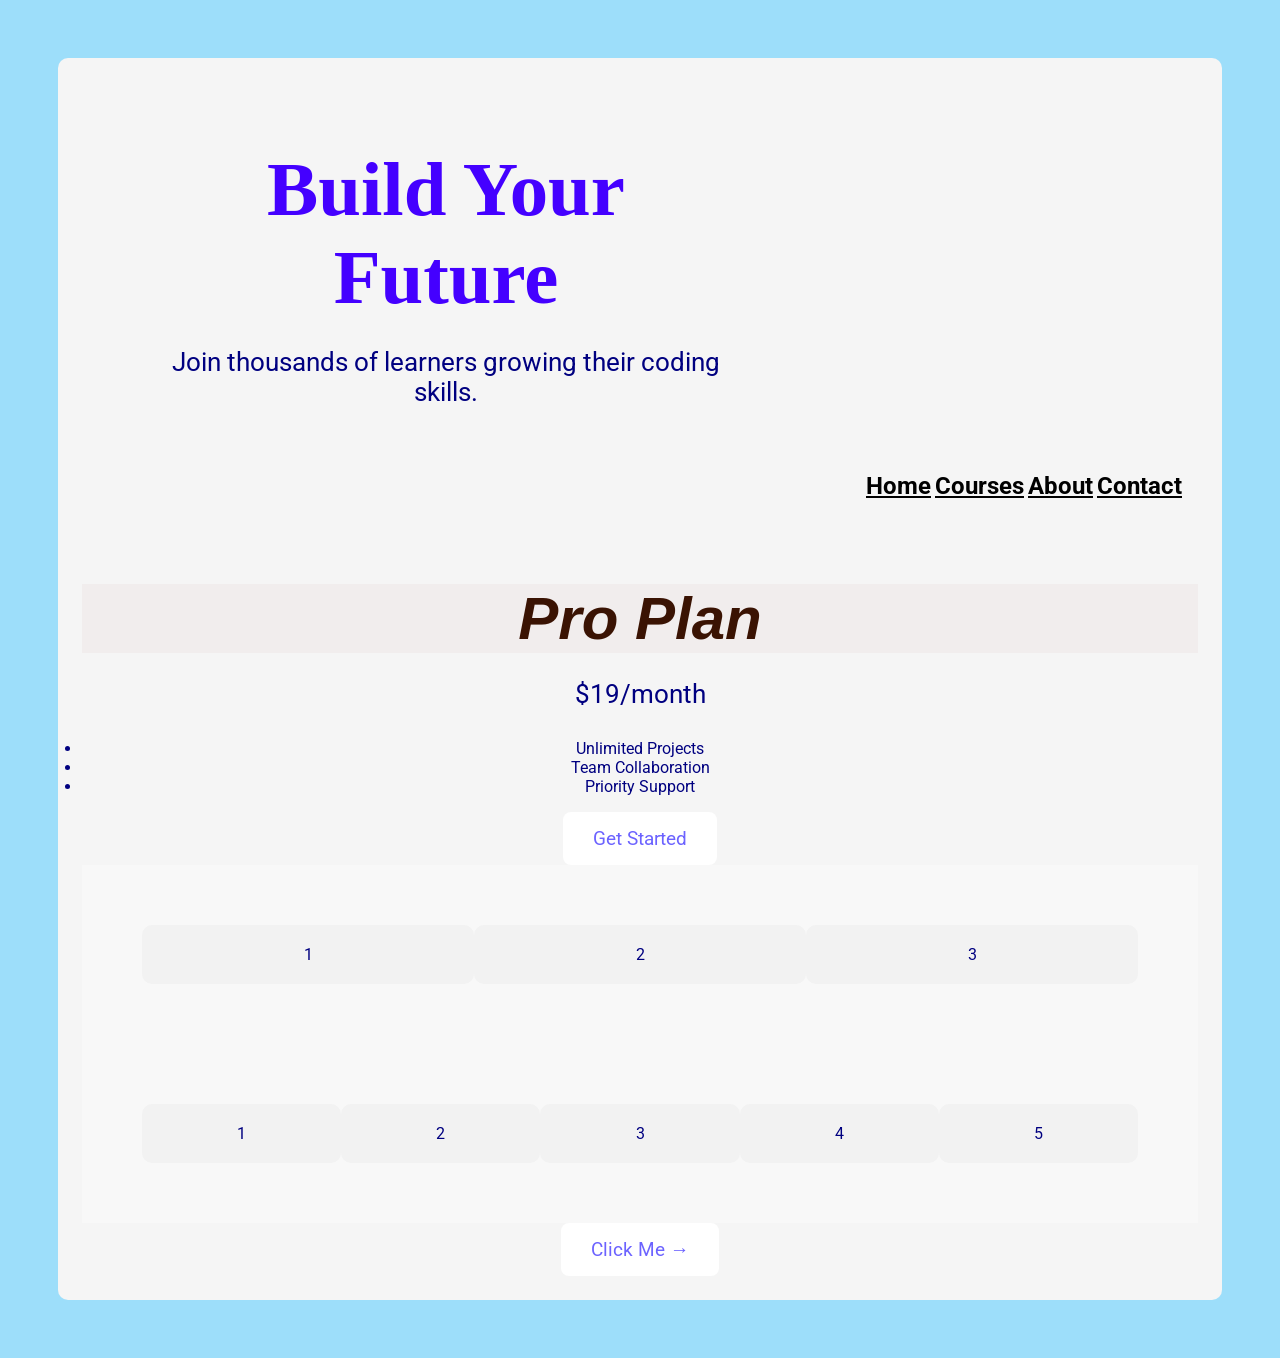
<file: button.html>
<!DOCTYPE html>
<html lang="eh">
    <head> <link rel="stylesheet" href="style.css">
<meta charset="UTF-8">
<meta http-equiv="X-UA-Compatible" content="IE=edge"
<meta name="viewport" content="width=device-width, initial scale 1.0">
<title>Button</title>
   
</head>
    <Body>
      <section class="banner">
  <div class="banner__content">
    <h1>Build Your Future</h1>
    <p>Join thousands of learners growing their coding skills.</p>

  </div>
   
 <nav class="navbar">
  <h1 class="navbar__logo"></h1>
  <div class="navbar__links">
    <a href="#">Home</a>
    <a href="#">Courses</a>
    <a href="#">About</a>
    <a href="#">Contact</a>
  </div></body>
</nav>
 <div class="plan plan--highlighted">    
  <h2 class="plan__title">Pro Plan</h2>
   <p class="plan__price">$19<span>/month</span></p>

   <ul class="plan__features">
    <li class="plan__feature">Unlimited Projects</li>
    <li class="plan__feature">Team Collaboration</li>
    <li class="plan__feature">Priority Support</li>
   </ul>
  
   <button class="plan__button">Get Started</button>
   </div>
   <div class="container">
  <div class="box">1</div>
  <div class="box">2</div>
  <div class="box">3</div>
</div>
<div class="container">
  <div class="box">1</div>
  <div class="box">2</div>
  <div class="box">3</div>
  <div class="box">4</div>
  <div class="box">5</div>
</div>
<button class="cta">Click Me</button>
</html>
</file>
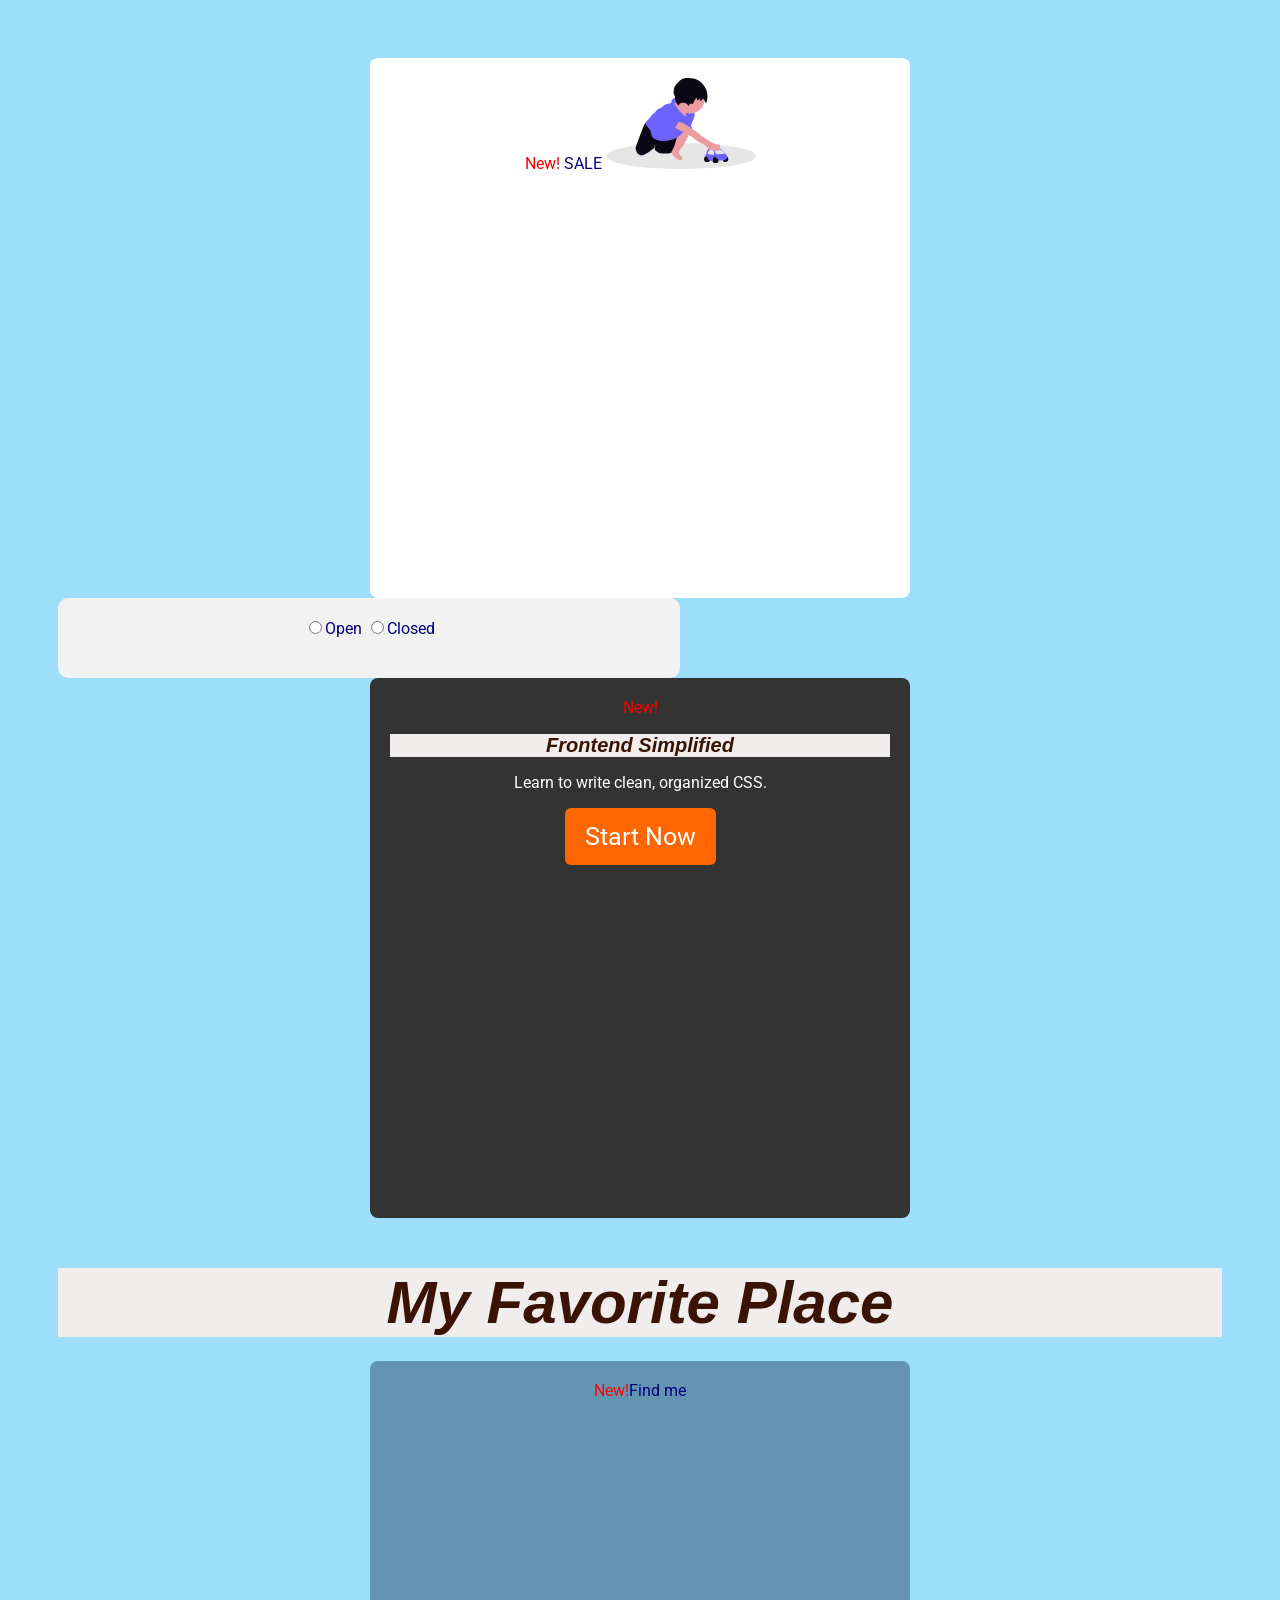
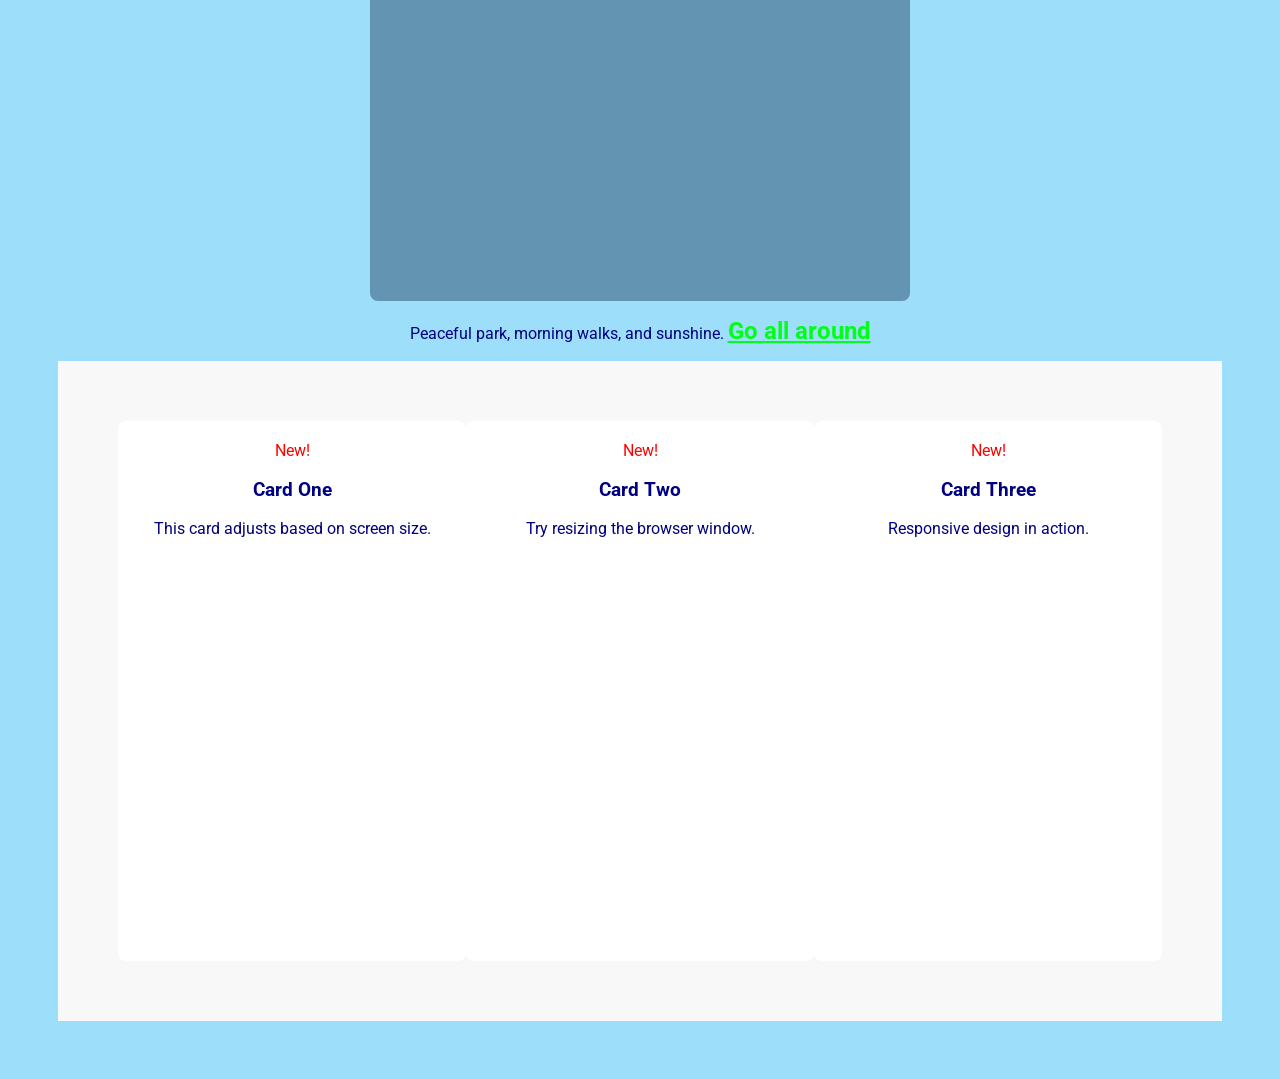
<file: card.html>
<!DOCTYPE html>
<html lang="en">
<head>
<link rel="stylesheet" href="style.css">
<meta charset="UTF-8">
<meta http-equiv="X-UA-Compatible" content="IE=edge">
<meta name="viewport" content="width=device-width, initial-scale=1.0">
<title>Choose One</title>
</head>

<body>

<div class="card">
  
  <span class="badge">SALE</span>
<img src="./assets/undraw_toy-car_on9j.svg" alt="Product">

</div>

<div class="box">
  <input type="radio" name="status"/>Open
  <input type="radio" name="status"/>Closed
</div>

<div class="card card--dark">
  <h2 class="card__title">Frontend Simplified</h2>
  <p class="card__description">Learn to write clean, organized CSS.</p>
  <button class="card__button card__button--large">Start Now</button>
</div>

<div class="card__wrapper">
  <h2>My Favorite Place</h2>
  <div class="card">Find me</div>
  <p>Peaceful park, morning walks, and sunshine. <a href="#">Go all around</a></p>
</div>

<div class="container">
  <div class="card">
    <h3>Card One</h3>
    <p>This card adjusts based on screen size.</p>
  </div>

  <div class="card">
    <h3>Card Two</h3>
    <p>Try resizing the browser window.</p>
  </div>

  <div class="card">
    <h3>Card Three</h3>
    <p>Responsive design in action.</p>
  </div>
</div>

</body>
</html>
</file>
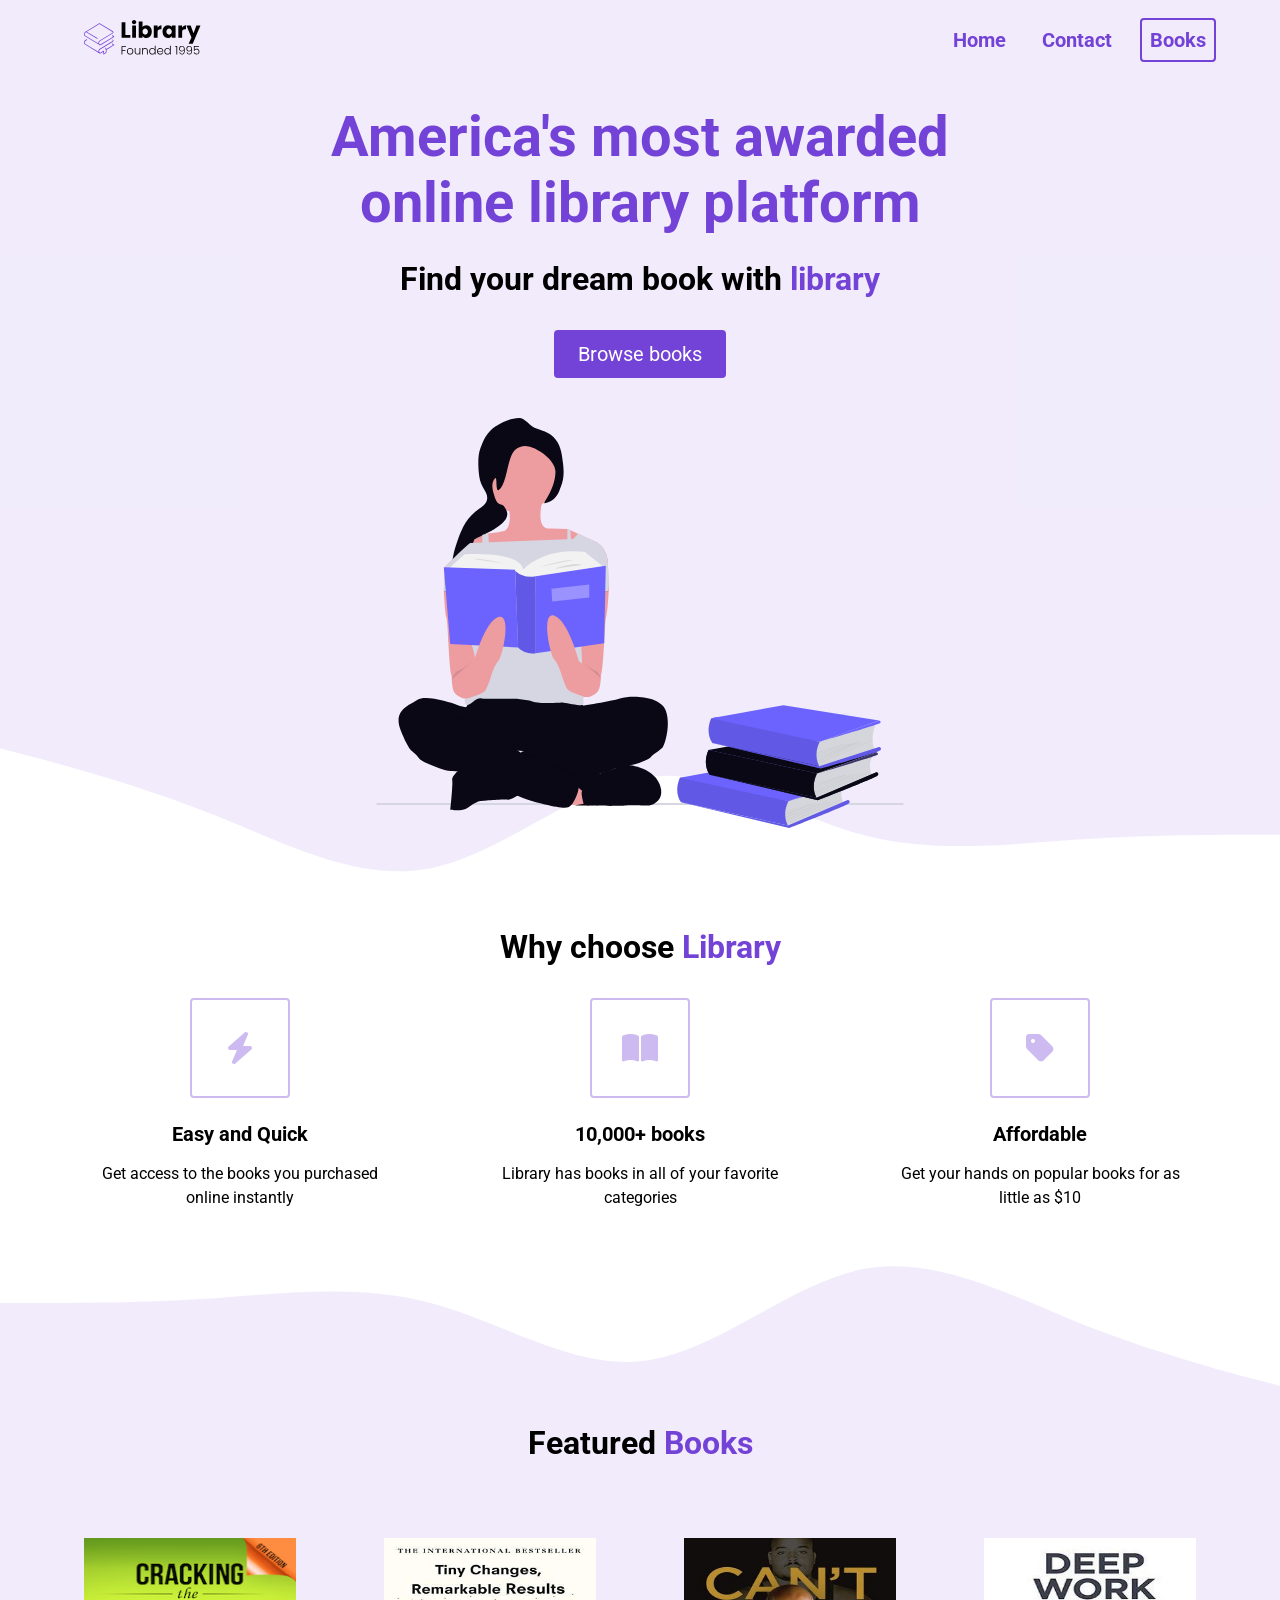
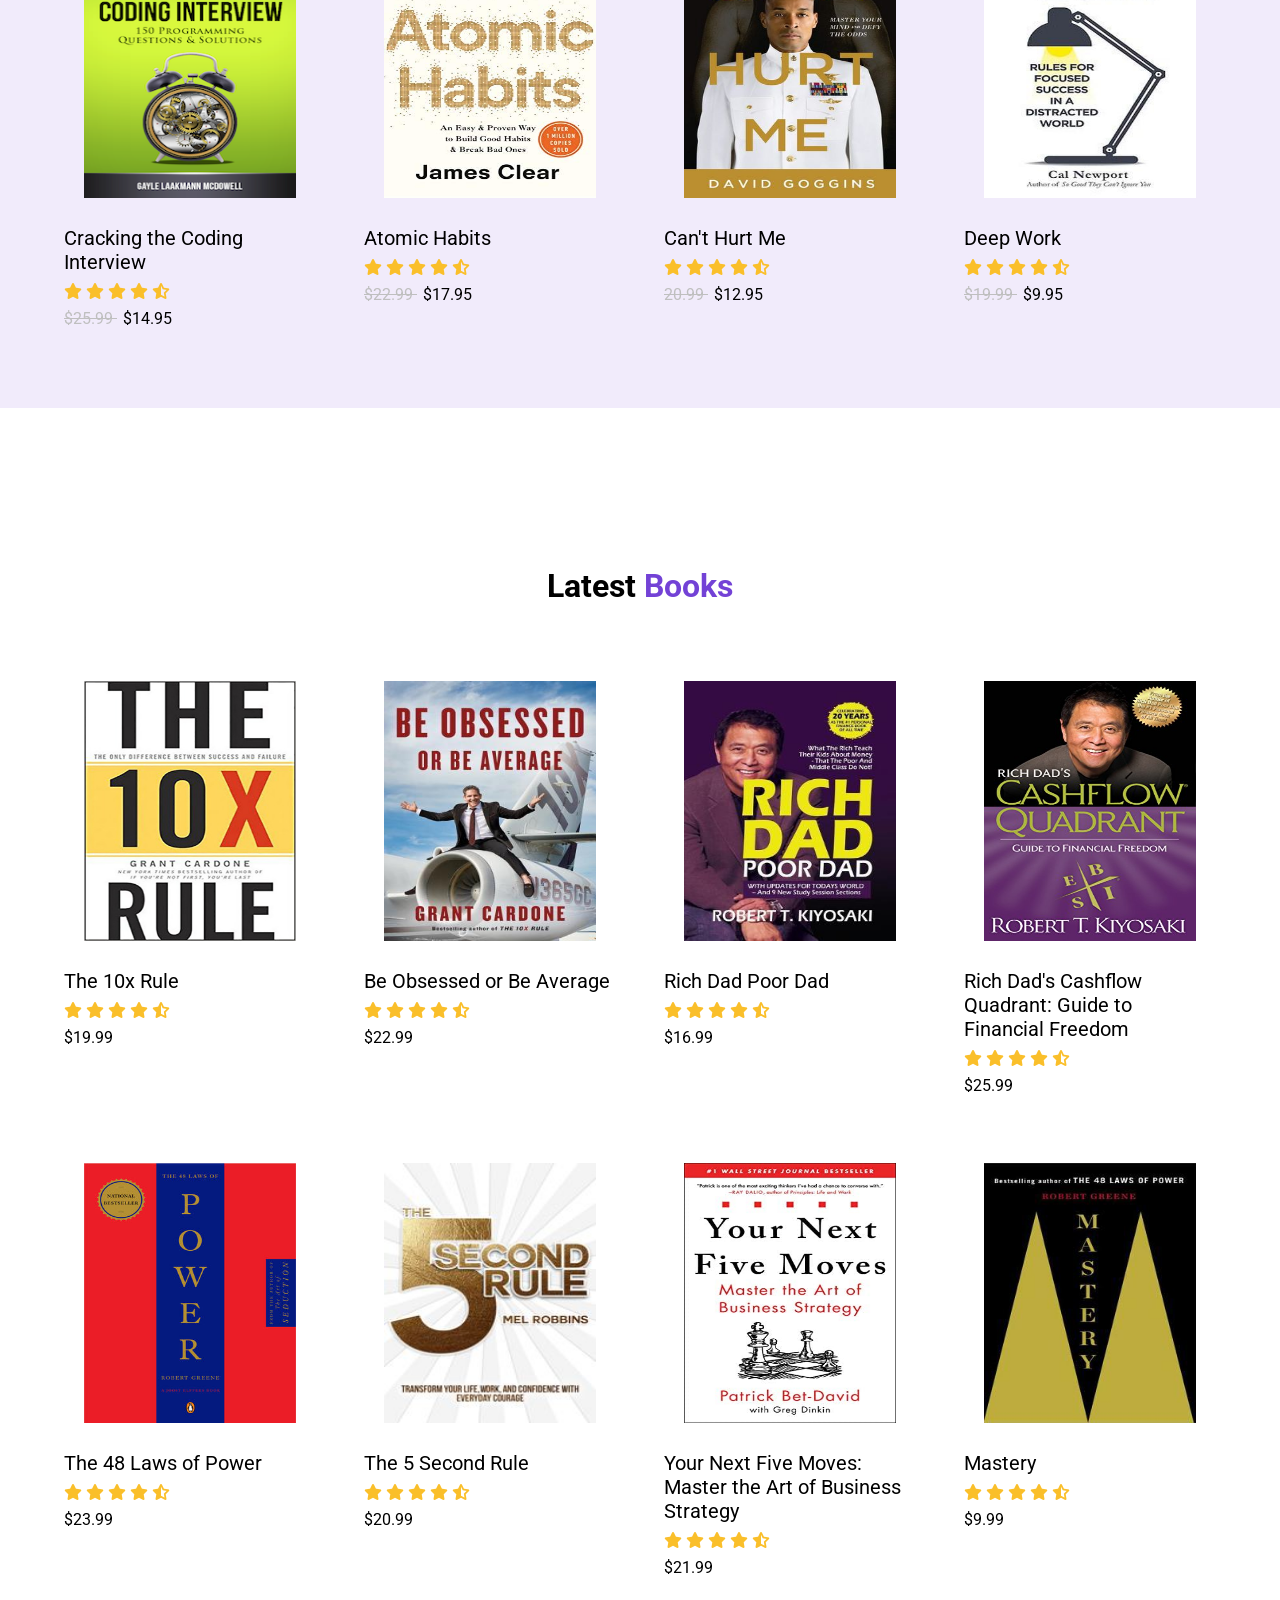
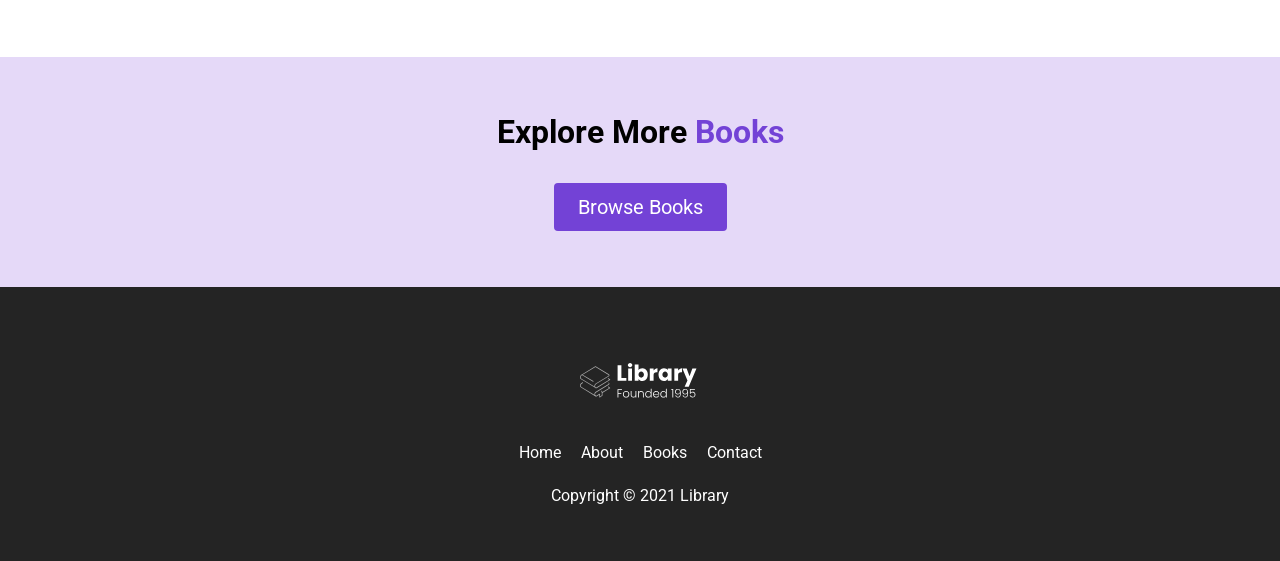
<file: library.html>
<!DOCTYPE html>
<html lang="en">
<head>
    <meta charset="UTF-8">
    <meta name="viewport" content="width=device-width, initial-scale=1.0">
    <title>Library</title>
    <link rel="stylesheet" href="books.css">
    <link rel="stylesheet" href="https://cdnjs.cloudflare.com/ajax/libs/font-awesome/6.5.0/css/all.min.css">
<script src="books.js"></script>
</head>
<body>
    <section id="landing">
        <nav>
            <div class="nav__container">
<img class="logo" src="./assets/Library.svg" alt="library">
<ul class="nav__links">
    <li>
      <a href="#" class="nav__link">Home</a>  
      <a href="#" class="nav__link">Contact</a>
      <a href="#" class="nav__link nav__link--primary">Books</a>
    </li>
</ul>
  <button class="btn__menu" onclick="openMenu()">
    <i class="fas fa-bars"></i>
  </button>
  <div class="menu__backdrop">
    <button class="btn__menu btn__menu--close" onclick="closeMenu( )">
<i class="fas fa-times"></i></button>
<ul class="menu__links">
        <li class="menu__list">
        <a href="#" class="menu__link"onclick="closeMenu( )">Home</a>
    </li>
    <li class="menu__list">
        <a href="#features" class="menu__link"onclick="closeMenu( )">Books</a>
    </li>
    <li class="menu__list">
        <a class="menu__link" no cursor onclick="closeMenu( )">Contact</a>
    </li>
</ul>
    </button>
  </div>  </div>

        </nav>
        <header>
<div class="header__container">
    <div class="header__description">
        <h1>America's most awarded online library platform</h1>
        <h2>Find your dream book with <span class="purple">library</span></h2>
<a href="#features"><button class="btn">Browse books</button></a>
    </div>
<figure class="header__img--wrapper">
    <img src="./assets/undraw_book-lover_m9n3.svg" alt="">
</figure>
</div>
        </header>
    </section>
    <main>
        <section id="highlights">
<div class="container">
    <div class="row">
        <h2 class="section__title">
            Why choose <span class="purple">Library</span>
        </h2>
        <div class="highlight__wrapper">
            <div class="highlight">
                <div class="highlight__img">
                    <i class="fa-solid fa-bolt"></i>
                </div>
                <h3 class="highlight__subtitle">Easy and Quick</h3>
                <p class="highlight__para">Get access to the books you purchased online instantly</p>
            </div>
            <div class="highlight">
                <div class="highlight__img">
                    <i class="fa-solid fa-book-open"></i>
                </div>
                <h3 class="highlight__subtitle">10,000+ books </h3>
                <p class="highlight__para">Library has books in all of your favorite categories </p>
            </div>
            <div class="highlight">
                <div class="highlight__img">
                   <i class="fa-solid fa-tag"></i>
                </div>
                <h3 class="highlight__subtitle">Affordable </h3>
                <p class="highlight__para">Get your hands on popular books for as little as $10</p>
        </div>
            </div>
    </div>
</div>
        </section>
 <section id="features">
<div class="container">
    <div class="row">  
        <h2 class="section__title">
            Featured <span class="purple">Books</span>
        </h2> 
        <div class="books">
            <div class="book">
                <figure class="book__img--wrapper">
                    <img class="book__img" src="./assets/crack the coding interview.png" alt="">
                </figure>
                <div class="book__title">
                    Cracking the Coding Interview
                </div>
                <div class="book__ratings">
                    <i class="fas fa-star"></i>
                     <i class="fas fa-star"></i>
                      <i class="fas fa-star"></i>
                       <i class="fas fa-star"></i>
                        <i class="fas fa-star-half-alt"></i>
                </div>
                <div class="book__price">
                    <span class="book__price--normal">$25.99 </span>$14.95
                </div>
            </div>
             <div class="book">
                <figure class="book__img--wrapper">
                    <img class="book__img" src="./assets/atomic habits.jpg" alt="">
                </figure>
                <div class="book__title">
            Atomic Habits
                </div>
                <div class="book__ratings">
                    <i class="fas fa-star"></i>
                     <i class="fas fa-star"></i>
                      <i class="fas fa-star"></i>
                       <i class="fas fa-star"></i>
                        <i class="fas fa-star-half-alt"></i>
                </div>
                <div class="book__price">
                    <span class="book__price--normal">$22.99 </span>$17.95
                </div>
            </div>
             <div class="book">
                <figure class="book__img--wrapper">
                    <img class="book__img" src="./assets/david goggins.jpeg" alt="">
                </figure>
                <div class="book__title">
                    Can't Hurt Me
                </div>
                <div class="book__ratings">
                    <i class="fas fa-star"></i>
                     <i class="fas fa-star"></i>
                      <i class="fas fa-star"></i>
                       <i class="fas fa-star"></i>
                        <i class="fas fa-star-half-alt"></i>
                </div>
                <div class="book__price">
                    <span class="book__price--normal">20.99 </span>$12.95
                </div>
            </div>
             <div class="book">
                <figure class="book__img--wrapper">
                    <img class="book__img" src="./assets/deep work.jpeg" alt="">
                </figure>
                <div class="book__title">
                    Deep Work
                </div>
                <div class="book__ratings">
                    <i class="fas fa-star"></i>
                     <i class="fas fa-star"></i>
                      <i class="fas fa-star"></i>
                       <i class="fas fa-star"></i>
                        <i class="fas fa-star-half-alt"></i>
                </div>
                <div class="book__price">
                    <span class="book__price--normal">$19.99 </span>$9.95
                </div>
            </div>
        </div>
    </div>
</div>
<section id="recent">
<div class="container">
    <div class="row">
        <h2 class="section__title">
Latest <span class="purple"> Books</span>
        </h2>
         <div class="books">
         <div class="book">
                <figure class="book__img--wrapper">
                    <img class="book__img" src="./assets/book-1.jpeg"></i>
                </figure>
                <div class="book__title">
                    The 10x Rule
                </div>
                <div class="book__ratings">
                    <i class="fas fa-star"></i>
                     <i class="fas fa-star"></i>
                      <i class="fas fa-star"></i>
                       <i class="fas fa-star"></i>
                        <i class="fas fa-star-half-alt"></i>
                </div>
                <div class="book__price">
                $19.99 
                </div>
            </div>
         <div class="book">
                <figure class="book__img--wrapper">
                    <img class="book__img" src="./assets/book-2.jpeg">
                </figure>
                <div class="book__title">
                    Be Obsessed or Be Average
                </div>
                <div class="book__ratings">
                    <i class="fas fa-star"></i>
                     <i class="fas fa-star"></i>
                      <i class="fas fa-star"></i>
                       <i class="fas fa-star"></i>
                        <i class="fas fa-star-half-alt"></i>
                </div>
                <div class="book__price">
                $22.99 
                </div>
            </div>
         <div class="book">
                <figure class="book__img--wrapper">
                    <img class="book__img" src="./assets/book-3.jpeg"></i>
                </figure>
                <div class="book__title">
                    Rich Dad Poor Dad
                </div>
                <div class="book__ratings">
                    <i class="fas fa-star"></i>
                     <i class="fas fa-star"></i>
                      <i class="fas fa-star"></i>
                       <i class="fas fa-star"></i>
                        <i class="fas fa-star-half-alt"></i>
                </div>
                <div class="book__price">
                $16.99 
                </div>
            </div>
         <div class="book">
                <figure class="book__img--wrapper">
                    <img class="book__img" src="./assets/book-4.jpeg">
                </figure>
                <div class="book__title">
                Rich Dad's Cashflow Quadrant: Guide to Financial Freedom
                </div>
                <div class="book__ratings">
                    <i class="fas fa-star"></i>
                     <i class="fas fa-star"></i>
                      <i class="fas fa-star"></i>
                       <i class="fas fa-star"></i>
                        <i class="fas fa-star-half-alt"></i>
                </div>
                <div class="book__price">
                $25.99 
                </div>
            </div>
         <div class="book">
             <figure class="book__img--wrapper">
                    <img class="book__img" src="./assets/book-5.jpeg">
                </figure>
                <div class="book__title">
                    The 48 Laws of Power
                </div>
                <div class="book__ratings">
                    <i class="fas fa-star"></i>
                     <i class="fas fa-star"></i>
                      <i class="fas fa-star"></i>
                       <i class="fas fa-star"></i>
                        <i class="fas fa-star-half-alt"></i>
                </div>
                <div class="book__price">
                $23.99 
                </div>
            </div>
         <div class="book">
                <figure class="book__img--wrapper">
                    <img class="book__img" src="./assets/book-6.jpeg">
                </figure>
                <div class="book__title">
                    The 5 Second Rule
                </div>
                <div class="book__ratings">
                    <i class="fas fa-star"></i>
                     <i class="fas fa-star"></i>
                      <i class="fas fa-star"></i>
                       <i class="fas fa-star"></i>
                        <i class="fas fa-star-half-alt"></i>
                </div>
                <div class="book__price">
                $20.99 
                </div>
            </div>
                          <div class="book">
                <figure class="book__img--wrapper">
                    <img class="book__img" src="./assets/book-7.jpg">
                </figure>
                <div class="book__title">
                    Your Next Five Moves: Master the Art of Business Strategy
                </div>
                <div class="book__ratings">
                    <i class="fas fa-star"></i>
                     <i class="fas fa-star"></i>
                      <i class="fas fa-star"></i>
                       <i class="fas fa-star"></i>
                        <i class="fas fa-star-half-alt"></i>
                </div>
                <div class="book__price">
                $21.99 
                </div>
            </div>
         <div class="book">
                <figure class="book__img--wrapper">
                    <img class="book__img" src="./assets/book-8.jpeg">
                </figure>
                <div class="book__title">
                    Mastery
                </div>
                <div class="book__ratings">
                    <i class="fas fa-star"></i>
                     <i class="fas fa-star"></i>
                      <i class="fas fa-star"></i>
                       <i class="fas fa-star"></i>
                        <i class="fas fa-star-half-alt"></i>
                </div>
                <div class="book__price">
                $9.99 
                </div>
            </div>
    </div>
</div>
</div>
        </section>
        <section id="explore">
<div class="container">
    <div class="row">
                <h2 class="section__title">
Explore More <span class="purple">Books</span>
        </h2>
        <a href="#features">
     <button class="btn">Browse Books</button>     
        </a>
                </div>
</div></section>
    </main>
<footer>
    <div class="container">
        <div class="row">
            <a href="#">
            <figure class="footer__logo">
                <img src="./assets/Library.svg" class="footer__logo--img">
            </figure>
           </a>
           <div class="footer__list">
            <a href="" class="footer__link">Home  </a>
            <a href="" class="footer__link" no cursor>About</a>
            <a href="" class="footer__link">Books </a>
            <a href="" class="footer__link" no cursor>Contact</a>
           </div>
           <div class="footer__copyright">
            Copyright &copy; 2021 Library
           </div>
    </div>
</footer>


</body>
</html>
</file>
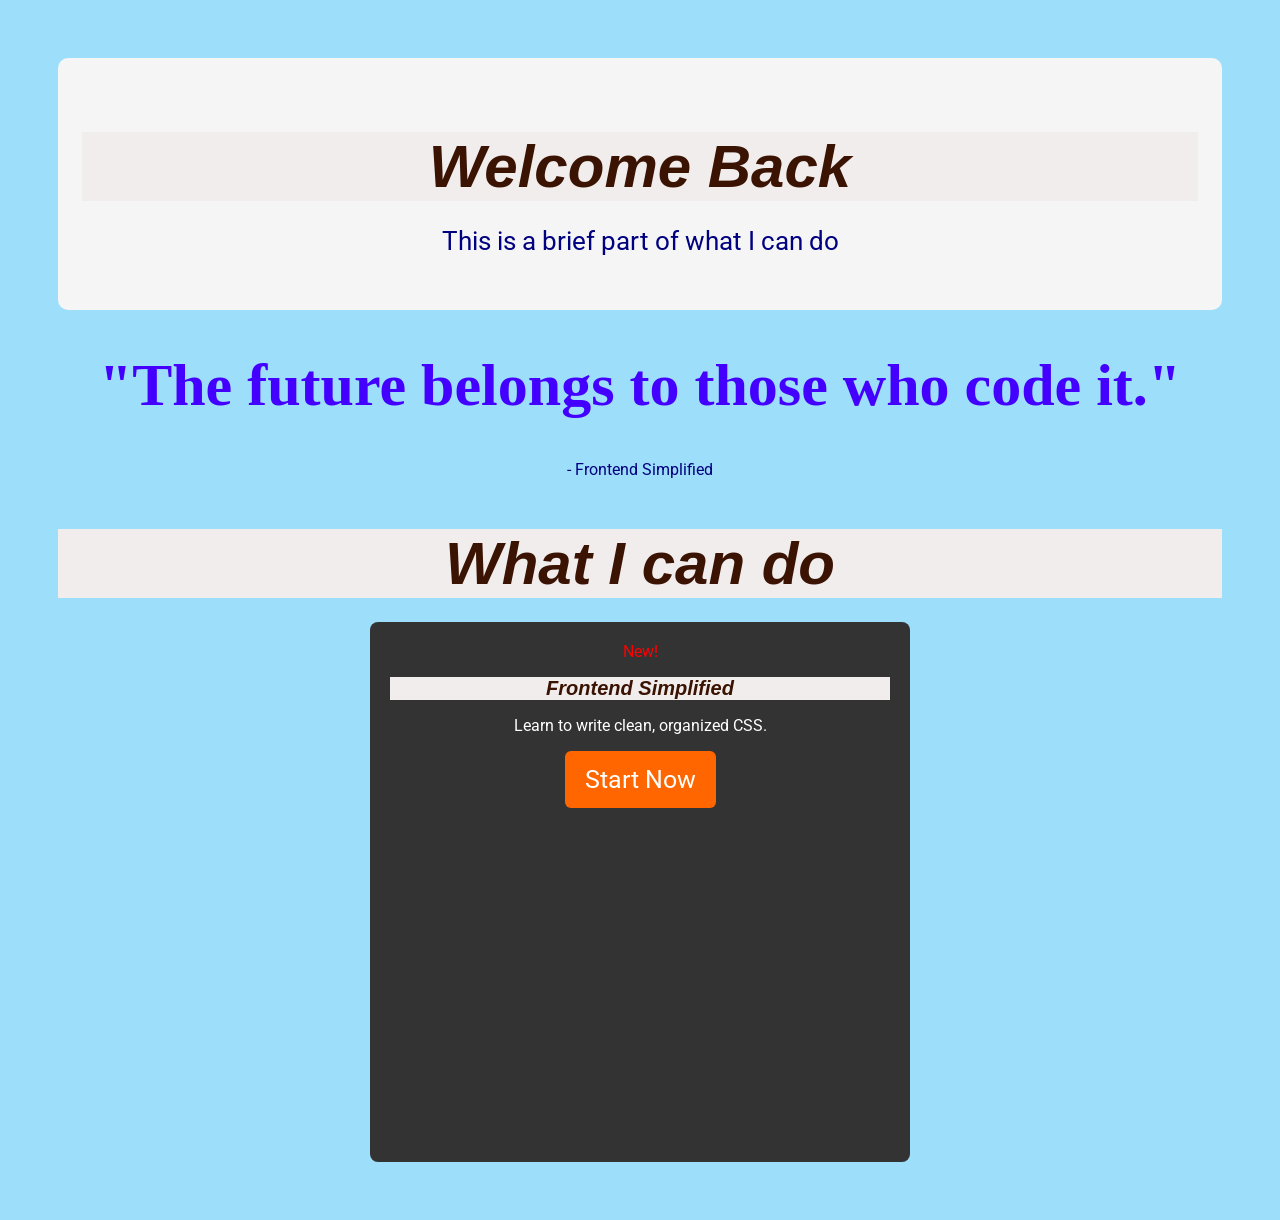
<file: Mistake.html>
<!Doctype html>
<html lang="eh">
    <head> <link rel="stylesheet" href="style.css">
      <div class="banner">
  <h2>Welcome Back</h2>
  <p>This is a brief part of what I can do</p>
</div>  
      
      <body>
          <title>Quote</title>
            
        </body>
        <div class="poster">
  <h1>"The future belongs to those who code it."</h1>
  <p>- Frontend Simplified</p>
</div>

        <h2>What I can do</h2>
        
   
      
        <div class="card card--dark">
  <h2 class="card__title">Frontend Simplified</h2>
  <p class="card__description">Learn to write clean, organized CSS.</p>
  <button class="card__button card__button--large">Start Now</button>
</div>
</file>
<file: style.css>
@import url('https://fonts.googleapis.com/css2?family=Roboto:ital,wdth,wght@0,87.2,100..900;1,87.2,100..900&display=swap');
*{padding:0;
margin:auto
box-sizing: border-box; font-family: "Roboto", sans-serif;}
nav {height: 70 px; display:flex; justify-content: space-between; align-items: center; padding:0 16px;}
a {color: #000;font-size: 24px; font-weight: bold;
}
header {background-color: #eadcff; height: calc(100vh-70px)
padding: 24px; display: flex; align-items: center; justify-content:center;}
h1 {font-size: 72px; }

button {background-color: #05c7cf; color:white; border:none; padding: 8 px 16px; font-size:24px; cursor: pointer;}
.subheader {font-size: 36px; margin: 16px 0 24px 0;}
.row {width: 100%, max-width: 1300px; margin: 0 auto; display:flex; align-items:center; justify-content:center;}
#about { background-color: #f8ffdc}
#about, #discord, #contact, #footer {padding: 48px 0;}

/*

About

*/

h2 {font-size: 60px;
text-align: center; margin-bottom: 24px;}
.section__description {display: flex;
  justify-content: center; align-items: center; padding: 0 24px;}

.about__img--wrapper { width: 70%;padding: 0 24px}
img {width: 30%;}
.section__description--wrapper {width: 60%;}
.section__description--para {font-size: 20px; line-height: 1.5; margin-bottom: 24px;}

/*

Discord

*/

.section__description {background-color: #6fe4e6




  justify-content: center
  color: white;
  text-align: center;

}

Form {width: 100%; max-width: 600px; display: flex; flex-direction: column;margin: 0 auto; padding: 0 24px;}
input, textarea {margin-bottom: 24px; font-size: 20px;padding: 6px 12px;}

contact {background-color: #dce9ff;}

footer {background-color: #aaf5ff; display:flex; flex-direction: column; align-items: center;  }
.footer_links {margin-bottom: 32px;}
.footer_links {padding: 10px 25px;}

/* small phones, tablets, large smartphones */
@media (max-width: 728px) {
.row {flex-direction: column;}
.home__description {margin-bottom: 24px; display: flex; flex-direction: column; align-items: center;}
.home__description--button {max-width: 240px;}
h1 {text-align: center; font-size: 60px;}
.subheader {text-align: center; font-size: 28px;}

ul {display: none; }
.section__description {flex-direction: column;}
.section__description--wrapper {width: 100%;;}
.about__img--wrapper {width: 100%}
#discord .section__description {flex-direction: column-reverse;}
footer {padding: 48px 24px;}
.footer_links {padding: 0 4PX;
font-size: 18PX;margin-bottom: 24px;

}
}





/* Banner content */
.banner__content {
  max-width: 600px;
  padding: 0 5vw;
}

/* Text styling */
.banner h1 {
  font-size: 6vw;
  margin-bottom: 20px;
}

.banner p {
  font-size: 2vw;
  margin-bottom: 30px;
}

/* Button */
.banner button {
  background-color: white;
  color: #6c63ff;
  border: none;
  padding: 15px 30px;
  font-size: 1.2rem;
  border-radius: 8px;
  cursor: pointer;
  transition: transform 0.3s ease, background-color 0.3s ease;
}

.banner button:hover {
  background-color: #f2f2f2;
  transform: scale(1.05);
}

/* Animation */
@keyframes fadeUp {
  from {
    opacity: 0;
    transform: translateY(30px);
  }
  to {
    opacity: 1;
    transform: translateY(0);
  }
}

/* Responsive design */
@media (max-width: 768px) {
  .banner h1 {
    font-size: 8vw;
  }

  .banner p {
    font-size: 4vw;
  }

  .banner button {
    padding: 12px 24px;
    font-size: 1rem;
  }
}

@media (max-width: 480px) {
  .banner {
    flex-direction: column;
    padding: 10vh 5vw;
  }

  .banner h1 {
    font-size: 10vw;
  }

  .banner p {
    font-size: 5vw;
  }
}

.cta:hover {
  background-color: dodgerblue;
}

.cta:active {
  background-color: navy;
}

.cta::after {
  content: " →";
  font-weight: bold;
}
.cta {
  background-color: royalblue;
  color: white;
  padding: 12px 20px;
  border: none;
  border-radius: 6px;
  cursor: pointer;
}
.card::before {
  content: "New!";
  color: red;}


@keyframes slideGrow {
  from {
    transform: translateX(-60px) scale(0.9);
    opacity: 0;
  }

  to {
    transform: translateX(0) scale(1);
    opacity: 1;
  }
}

.box {
  width: 200px;
  padding: 20px;
  background-color: #f2f2f2;
  border-radius: 10px;
  animation: slideGrow 600ms ease-out;}
blockquote::after {
  content: "Yup";
  color: gold;
}
.cta:hover {
  background-color: rgb(113, 124, 135);
}
.tooltip-container {
  position: relative;
  display: inline-block;
  margin-top: 20%;
  margin-left:  10%;
}

.tooltip {
  position: absolute;
  bottom: 130%;
  left: 50%;
  transform: translateX(-50%);
  background-color: black;
  color: white;
  padding: 6px 10px;
  border-radius: 4px;
  font-size: 13px;
  opacity: 0;
  pointer-events: none;
  transition: opacity 0.3s ease;
}
.menu {
  display: flex;
  justify-content: center;
  gap: 30px;
  background: #f5f5f5;
  padding: 20px;
}

.menu a {
  position: relative;
  text-decoration: none;
  color: #333;
  font-weight: 600;
}

.menu a::after {
  content: "";
  position: absolute;
  left: 0;
  bottom: -5px;
  width: 0%;
  height: 2px;
  background: #333;
  transition: width 0.3s ease;
}
@media (max-width: 480px) {
  .card {
    display: block;
    width: 100%;
  }
  .container {
  display: flex;
  gap: 20px;
}

.card {
  width: 33.33%;
  padding: 20px;
  background-color: #f9f9f9;
  border: 2px solid #ddd;
  border-radius: 10px;
  box-sizing: border-box;
}

}
/* Tablet */
@media (max-width: 768px) {
  .card {
    width: 50%;
  }
}

@keyframes popFade {
  from {
    transform: scale(0.5);
    opacity: 0;
  }
  to {
    transform: scale(1);
    opacity: 1;
  }
}
button {
  animation: popFade 300ms ease-out;
}
.banner {
  padding: 24px;
  background-color: #f5f5f5;
  border-radius: 10px;
  animation: fadeSlide 1s ease-out;
}


@keyframes popIn {
  from {
    transform: scale(0.5);
  }
  to {
    transform: scale(1);
  }
}

button {
  animation: popIn 300ms ease-out;
}
@keyframes fadeSlide {
  from {
    opacity: 0;
    transform: translateY(30px);
  }

  to {
    opacity: 1;
    transform: translateY(0);
  }
}
.button {
  animation: bounce 1s ease-in-out 300ms;
}

/* Mobile */
@media (max-width: 480px) {
  .container {
    flex-direction: column;
  }

  .card {
    width: 100%;
  }
}
}
@media (max-width: 768px) {
  .card {
    width: 50%;
  }
}
.box {
  width: 50%;     /* half the container */
}
@media (max-width: 1200px) {
  .container {
    max-width: 1200px;
  }
}
.menu a:hover::after {
  width: 100%;
}
.tooltip-container:hover .tooltip {
  opacity: 1;
}
.cta:active {
  background-color: rgb(0, 90, 128);
}
.modal {
  position: fixed;
  top: 50%;
  left: 50%;
  transform: translate(-50%, -50%);
  background: rgb(248, 246, 246);
  padding: 30px;
  border-radius: 10px;
  box-shadow: 0 10px 25px rgba(0, 0, 0, 0.3);
  z-index: 1000;
}
.cta::after {
  content: " →";
  font-weight: bold;
}
button:active {
  background-color: rgb(0, 139, 79);
}
.container {
  display: flex;
  flex-direction: ;    /* bottom → top */

.plan {
  background-color: rgb(186, 97, 97);
  width: 280px;
  margin: 0 auto;
  padding: 25px;
  border-radius: 12px;
  box-shadow: 0 4px 10px rgba(0,0,0,0.1);
  transition: transform 0.2s ease;
}

.plan:hover {
  transform: translateY(-4px);
}

.plan--highlighted {
  border: 10px solid #3d31ee;
}

.plan__title {

  color: #df6565;
  font-size: 22px;
  margin-bottom: 10px;
}

.plan__price {
  font-size: 28px;
  color: #de37a4;
  margin-bottom: 15px;
}

.plan__price span {
  font-size: 14px;
  color: #666;
}

.plan__features {
  list-style: none;
  padding: 0;
  margin-bottom: 20px;
}

.plan__feature {
  margin: 8px 0;
  color: #555;
}

.plan__button {
  background-color: #4337de;
  color: white;
  border: none;
  padding: 10px 20px;
  border-radius: 6px;
  cursor: pointer;
  transition: background-color 0.2s ease;
}

.plan__button:hover {
  background-color: #e7e6f1;
}
input:focus {
  border: 2px solid rgb(255, 0, 166);
}
  background-color: #f8f8f8;
  text-align: center;
  font-family: 'Poppins', sans-serif;
  padding: 60px;
}

body {color:navy; background-color:beige; text-align:Center;}
h1 {font-family: 'Franklin Gothic Medium';font-weight:bold; font-size: 60px;color:rgb(68, 0, 255)}
.card__wrapper .card {  background-color: rgb(99, 149, 178);
}
.card{width:500px; height:500px; background-color:#47cb6a; margin:0 auto}
body {
  font-family: 'Segoe UI', sans-serif;
  background-color: #9ddefa;
  text-align: center;
  padding: 50px;
}
.card {background-color: rgb(227, 137, 137)}
p > a {
  color: rgb(0, 255, 21);
}
h1 {font-size: 36}
.card {
  background-color: white;
  padding: 20px;
  border-radius: 8px;
}

.card--dark {
  background-color: #333;
  color: white;
}

.card__title {
  font-size: 20px;
  margin-bottom: 8px;
}

.card__button {
  background-color: #ff6600;
  color: white;
  border: none;
  padding: 10px 16px;
  border-radius: 6px;
}

.card__button--large {
  padding: 14px 20px;
  font-size: 25px;
}
h2 {font-style: italic; font-family:'Gill Sans', 'Gill Sans MT', Calibri, 'Trebuchet MS', sans-serif; color:#3a1303; background-color: #f1eded;


.badge {background-color: white}

p {background-color: #b8cb8e;font-size: 40px}
.poster {
  background-color: #764848;
  border-radius: 12px;
  padding: 40px;
  width: 500px;
  margin: 0 auto;
  box-shadow: 0 4px 12px rgba(0,0,0,0.1);
}

.poster h1 {
  color: #ff6600;
  font-size: 28px;
  font-weight: 600;
  margin-bottom: 15px;
}

.poster p {
  color: #555;
  font-size: 18px;
  font-style: italic;
body {
  font-family: 'Segoe UI', sans-serif;
  background-color: #f3f3f3;
  text-align: center;
  padding: 50px;
}
@import url(https://fonts.google.com/specimen/Oswald);
p {font-family: 'roboto'; sans serif}
.card {
  background-color: white;
  width: 280px;
  margin: 0 auto;
  padding: 25px;
  border-radius: 12px;
  box-shadow: 0 4px 10px rgba(0,0,0,0.1);

}

.card img {
  width: 120px;
  height: 120px;
  border-radius: 50%;
  margin-bottom: 15px;
}

.card h2 {
  color: #333;
  margin-bottom: 5px;
}

.card p {
  color: #555;
  font-size: 15px;
  margin: 8px 0;
}
.box {color: #8179ee;
  width:200px;margin:auto;
  height: 100px;
  overflow: hidden;
}
h2 {font-size:60px; font-family: 'Trebuchet MS', 'Lucida Sans Unicode', 'Lucida Grande', 'Lucida Sans', Arial, sans-serif;
.card {
  position: relative;
  display: inline-block; width: 320px;
  height: 180px;
  background-color: #c36363;
  padding: 20px;
  margin: 20px auto;
  border: 2px solid #775fb2;
  border-radius: 10px;
  box-sizing: border-box;}

.li {Position:absolute;
    top:10px;
    right:10px;
    background-color: #ef9f9f;}
.badge {
  position: absolute;
  top: 19px;
  right: 10px;
  background-color: rgb(0, 255, 26);
  color: white;
  padding: 6px 10px;
  border-radius: 40px;
  font-size: 14px;
}
.card img {
  width: 120px;
  height: 120px;
  border-radius: 50%;
  margin-bottom: 25px;
}
.card h2 {
  color: hsla(0, 4%, 5%, 0);
  margin-bottom: 10px;
}

.card p {
  color: #0c0505;
  font-size: 15px;
  margin: 8px 0;
}
body {
  background-color: #f8f8f8;
  text-align: center;
  font-family: 'Poppins', sans-serif;
  padding: 80px;
}

.poster {
  background-color: #ef9f9f;
  border-radius: 12px;
  padding: 40px;
  width: 500px;
  margin: 0 auto;
  box-shadow: 0 4px 12px rgba(0,0,0,0.1);
}
p {color:#0c0505; text-align: center}
body {
  font-family: Cambria, Cochin, Georgia, Times, 'Times New Roman', serif';
  background-color: #f9fafc;
  text-align: center;
  padding: 60px;
}
.navbar {
  display: flex;
  justify-content: space-between;
  align-items: center;
  padding: 20px 40px;
  background-color: #4337de;
  color: white;
}

.navbar__links a {
  color:white;
  text-decoration:white;
  font-weight: 500;
}
.card {position:relative; right:auto; left:auto}
.navbar__links a:hover {
  text-decoration: underline;
}
.parent {
  position: relative;
}
.card {
  position: relative;
  display: inline-block;
}

.badge {
  position: absolute;
  top: 10px;
  right: 10px;
  background-color: crimson;
  color: white;
  padding: 6px 10px;
  border-radius: 4px;
  font-size: 14px;
}

.child {
  position: absolute;
  top: 0;
  right: 0;
}
.gallery {
  display: flex;
  flex-wrap: wrap;
  gap: 40px;
  justify-content: center;
  padding: 100px
  background-color: #03adf6;
}
.card {
  background-color: white;
  border-radius: 20px;
  box-shadow: 0 4px 10px rgba(0,0,0,0.1);
  width: 250px;
  text-align: center;
  padding: 20px;
}
}

.card img {
  width: 100%;
  border-radius: 18px;
  margin-bottom: 15px;
}
.plan {
  background-color: white;
  width: 280px;
  margin: 0 auto;
  padding: 25px;
  border-radius: 12px;
  box-shadow: 0 4px 10px rgba(0,0,0,0.1);
  transition: transform 0.2s ease;
}

.plan:hover {
  transform: translateY(-4px);
}

.plan--highlighted {
  border: 2px solid #4337de;
}


.container {
  display: flex;
  justify-content:center;
  align-items: center;
  height: 200px;
  background-color: #f4f4f4;
  padding: 20px;
}
.item {
  background-color: #1303f3;
  color: white);justify-content:center;
  padding: 20px;
  border-radius: 6px;
}


.card {
  position: relative;
  width: 250px;
  height: 150px;
  overflow:visible;
}

.overlay {
  position: absolute;
  top: 0;
  left: 0;
  background-color: rgba(220, 47, 20, 0.9);
  color: white;
  padding: 10px;
  z-index: 100;
}
.container {
  display: flex;
  flex-wrap: wrap;
  justify-content: left;
  align-items:center;
  flex-direction:column; 
  gap:60px;column;
}
.box {
  background-color: #6c37de;overflow:scroll;
  color: white;
  padding: 20px;
  font-size: 24px;
  border-radius: 8px;
}
a:hover {
  color: red;
}

button:active {
  background-color: darkblue;
}
.card::before {
  content: "New!";
  color: rgb(255, 0, 195);
  font-weight: bold;
}
.cta {
  background-color: royalblue;
  color: white;
  padding: 12px 20px;
  border: none;
  border-radius: 6px;
  cursor: pointer;
}

.cta:hover {
  background-color: rgb(237, 241, 7);
}

.cta:active {
  background-color: navy;
}

.cta::after {
  content: " →";
  font-weight: bold;
}
</file>
<file: books.css>
@import url('https://fonts.googleapis.com/css2?family=Lato:wght@400;700&family=Roboto:ital,wdth,wght@0,87.2,100..900;1,87.2,100..900&display=swap');
* {padding: 0;
    margin: 0;
    box-sizing: border-box;
    font-family: 'Roboto', sans-serif;
}

html {
    scroll-behavior: smooth;
}

body {
    max-width: 100vw;
    overflow-x: hidden;
}

nav {
    height: 80px;
    display: flex;
}

img {
    width: 100%;
    height: 100%;
    max-height: 50vh;
    padding: 20px;
}

p {
  line-height: 1.5;  
}

a {
    text-decoration: none;
}

a:hover {
    text-decoration: underline;
}
.nav__container {
    display:flex;
    max-width: 1200px;
    width: 100%;
 justify-content: space-between;
margin: 0 auto;
align-items: center;
padding: 0 24px;
}

.purple {
color:#7342d6
}

.logo {
    width: 160px;
}

ul {
    display: flex;

}

li {
    list-style-type: none ;
}

.nav__link {
    margin-left: 16px;
    text-decoration: none;
    font-size: 20px;
    color:#7342d6;
    font-weight: bold;
    padding: 8px;
}

.nav__link:hover {
    text-decoration: underline;
}

.nav__link--primary {
    border: 2px solid#7342d6;
    border-radius: 4px;
}

.nav__link--primary:hover {
    text-decoration: none;
}

.btn__menu {
    background-color: transparent;
    border:none;
    font-size: 40px;
    text-align: center;
    color:#7342d6;
    display: none;
}

.menu__backdrop {
 position: absolute; 
 background-color: #242424;
 top: 0;
 left: 0;
right: 0;
bottom: 0;
z-index: 100;
display: flex;
justify-content: center;
align-items: center;
transition: all 300ms ease;
opacity: 0;
visibility: hidden;
}

.menu__open .menu__backdrop {
visibility: visible;
opacity: 1;
}

.menu__open {
    max-height: 100vh;
    overflow-y: hidden;
}

.menu__links {
    display: flex;
    flex-direction: column;
    align-items: center;
}

.menu__list {
    padding: 32px 0;
}

.menu__link {
color: white;
font-size: 40px;
}

.btn__menu--close {
    position:absolute;
    right: 20px;
    top: 10px;
    padding: 8px;
    color: white;
}

/*LANDING*/


#landing {
    background-color:rgba(115,66,214,0.1)
}

header {
    height:calc(100vh-80px);
}
.header__container {
    width: 100%;
    max-width: 720px;
    margin: 0 auto;
    height: 100%;
display: flex;
flex-direction: column;
justify-content: space-around;
padding-top: 24px;
}

.header__description {
    display: flex;
    flex-direction: column;
    align-items: center;
}

h1 {font-size: 56px;
    color:#7342d6;
    margin-bottom: 24px;
text-align: center;
}

h2 {
    text-align: center;
    font-size: 32px;
    margin-bottom: 32px;
    text-align: center;
}

button {
    cursor: pointer;
}

button:active {
    transform: translateY(1px);
}

.btn {
    background-color: #7342d6;
    color:white;
    padding: 12px 24px;
    font-size: 20px;
    border-radius: 4px;
    border: none;

}

.header__img--wrapper {
 padding: 20px; 
 z-index: 2;  
}

.container {
padding: 56px 0;

}

.row {
width: 100%;
max-width: 1200px;
margin: 0 auto;
}

.no cursor {
    cursor: not-allowed;
}


/*HIGHLIGHTS*/

#highlights {
    position: relative;
    max-width: 100vw;
}

#highlights:before, #highlights:after {
background: url("assets/wave.svg");
    content: "";
    position: absolute;
    width: 101vw;
    height: 12vw;
    background-size: cover;
    background-repeat: no-repeat;
    z-index: 1;
}
#highlights:before {
    top: 1px;
    left: 0;
    transform: translateY(-100%);
}

#highlights:after {
    bottom: 1px;
    left: 0;
    transform: translateY(100%) rotate(180deg);
}
.highlight__wrapper {
    display: flex;
    flex-wrap: wrap;
}


.highlight {
    padding: 0 24px;
    width: calc(100%/3);
display: flex;
align-items: center;
justify-content: center;
flex-wrap: wrap;
flex-direction: column;
}

.highlight__para {
    text-align: center;
    max-width: 280px;
}

.highlight__img {
    border: 2px solid #7342d65d;
    color:#7342d65d;
    width: 100px;
    height: 100px;
    display: flex;
    align-items: center;
    justify-content: center;
    border-radius: 4px;
    font-size: 32px;
    margin-bottom: 24px;
}

.highlight__subtitle {
    font-size: 20px;
    margin-bottom: 16px;
text-align: center;

}

/* FEATURES */

#features {
    padding-top: 8vw;
    background-color:rgba(115,66,214,0.1);

}

.books {
    display: flex;
}

.book {
    width: 25%;
    padding: 24px;

}

.book__img {
    max-height: 300px;
transition: all 300ms ease;
cursor: not-allowed;
}

.book__img--wrapper {
    margin-bottom: 8px;
    border-radius: 4px;
    overflow: hidden;
display: flex;
}

.book:hover .book__img {
transform: scale(1.03);
}

.book__title {
    font-size: 20px;
    margin-bottom: 8px;

}

.book__title:hover {
    text-decoration: underline;
    cursor: not-allowed;
}

.book__ratings {
    margin-bottom: 8px;
    color:#fabf2a
}

.book__price--normal {
    text-decoration: line-through;
    padding-right: 6px;
    color: #bfbfbf
}

/* RECENT */
#recent {
 padding-top: 8vw;
background-color: white;
}

.books {
    display: flex;
    flex-wrap: wrap;
}

.book {
    width: 25%;
    padding: 24px;

}

.book__img {
    max-height: 300px;
transition: all 300ms ease;
cursor: not-allowed;
}

.book__img--wrapper {
    margin-bottom: 8px;
    border-radius: 4px;
    overflow: hidden;
display: flex;
}

.book:hover .book__img {
transform: scale(1.03);
}

.book__title {
    font-size: 20px;
    margin-bottom: 8px;

}

.book__title:hover {
    text-decoration: underline;
    cursor: not-allowed;
}

.book__ratings {
    margin-bottom: 8px;
    color:#fabf2a
}

/* ExPLORE*/
#explore{
    display: flex;
    flex-direction: column;
    align-items: center;
background-color:rgba(115,66,214,0.1);
}

#explore .row{
display: flex;
align-items: center;
flex-direction: column;
}

/*FOOTER*/

footer {
    background-color:#242424;
}

.footer__logo {
    display: flex;
}

.footer__logo--img {
width: 160px;
filter:grayscale(1) invert(1);
}

.footer__link,
.footer__copyright{
color: #fff;

}
footer .row {
    display: flex;
    align-items: center;
    flex-direction: column;
}

.footer__list {
    margin: 20px 0 24px 0;
}

.footer__link {
padding: 0 8px;

}
/*SMALL PHONES, TABLETS, LARGE SMARTPHONES*/

@media (max-width:768px){
    .header__description{
        padding: 0 24px;
    }

    h1 {
        font-size:40px;
    }
    h2{
        font-size: 26px;
    }

    button {
        font-size:18px;
    }
.book{
    width: 50%;
}

}

/*SMALL PHONES, LARGE SMARTPHONES*/

@media (max-width:550px) {
  .nav__links {
 display: none;
  }
  .btn__menu {
    display:block;
  }

  .highlight{
width: 100%;

  }
  .highlight:not(:last-child){
margin-bottom: 24px;
  }
}
</file>
